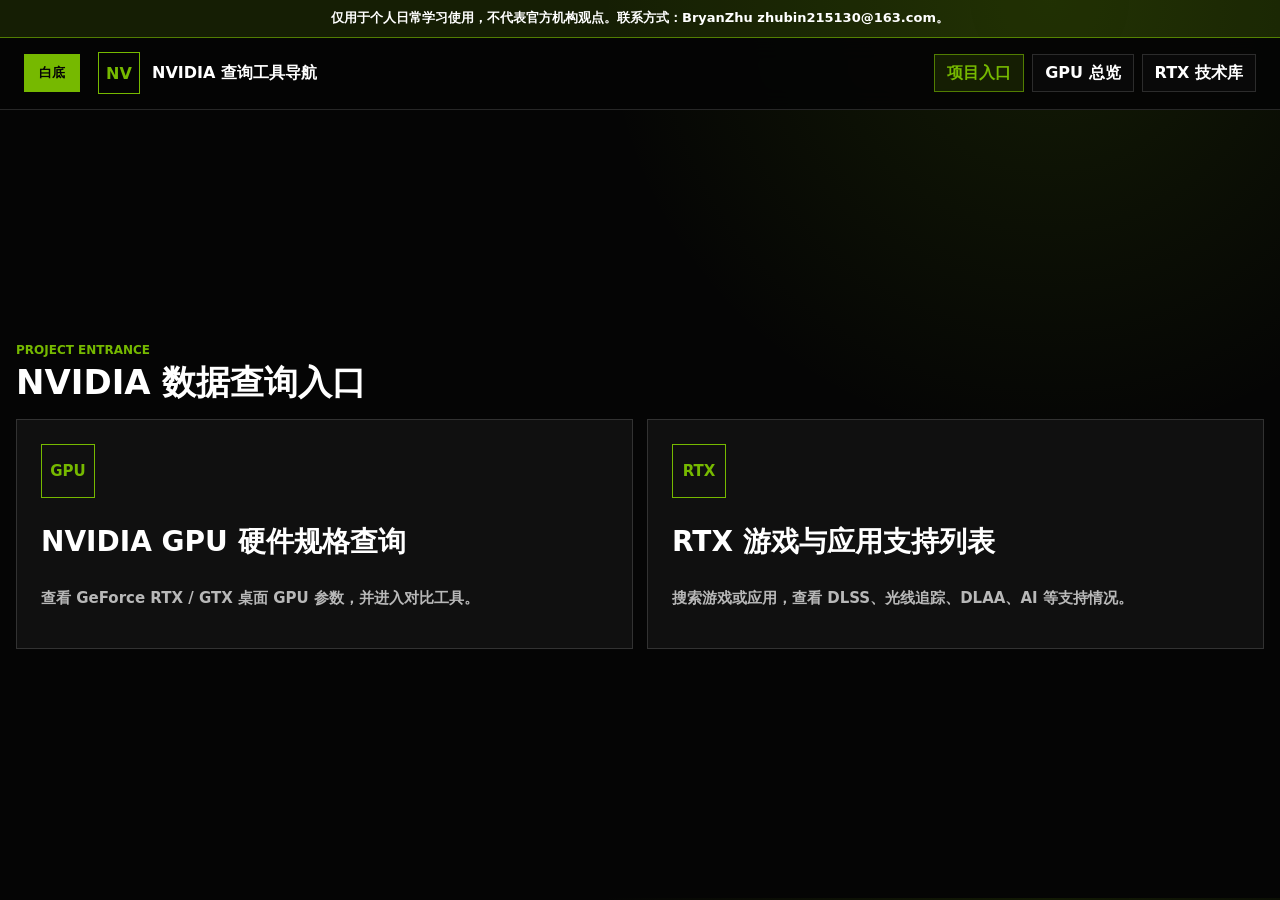
<file: index.html>
<!doctype html>
<html lang="zh-CN">
  <head>
    <meta charset="utf-8">
    <meta name="viewport" content="width=device-width, initial-scale=1">
    <title>NVIDIA 查询工具导航</title>
    <script>
      document.documentElement.dataset.theme = localStorage.getItem("gpuTheme") || "dark";
    </script>
    <link rel="stylesheet" href="styles.css">
  </head>
  <body data-page="home">
    <div class="site-notice">仅用于个人日常学习使用，不代表官方机构观点。联系方式：BryanZhu zhubin215130@163.com。</div>
    <header class="app-header">
      <button class="theme-toggle" id="themeToggle" type="button" aria-label="切换黑白底色">白底</button>
      <a class="brand" href="index.html" aria-label="返回项目入口">
        <span>NV</span>
        <strong>NVIDIA 查询工具导航</strong>
      </a>
      <nav class="top-nav" aria-label="主导航">
        <a href="index.html" aria-current="page">项目入口</a>
        <a href="gpu-list.html">GPU 总览</a>
        <a href="rtx.html">RTX 技术库</a>
      </nav>
    </header>

    <main class="page home-page">
      <section class="page-title home-title">
        <div>
          <p class="eyebrow">Project Entrance</p>
          <h1>NVIDIA 数据查询入口</h1>
        </div>
      </section>

      <section class="home-nav-grid" aria-label="功能入口">
        <a class="home-nav-card" href="gpu-list.html">
          <span>GPU</span>
          <strong>NVIDIA GPU 硬件规格查询</strong>
          <small>查看 GeForce RTX / GTX 桌面 GPU 参数，并进入对比工具。</small>
        </a>
        <a class="home-nav-card" href="rtx.html">
          <span>RTX</span>
          <strong>RTX 游戏与应用支持列表</strong>
          <small>搜索游戏或应用，查看 DLSS、光线追踪、DLAA、AI 等支持情况。</small>
        </a>
      </section>
    </main>

    <script>
      const button = document.getElementById("themeToggle");
      const applyTheme = (theme) => {
        document.documentElement.dataset.theme = theme;
        localStorage.setItem("gpuTheme", theme);
        button.textContent = theme === "dark" ? "白底" : "黑底";
        button.setAttribute("aria-pressed", theme === "light" ? "true" : "false");
      };
      applyTheme(document.documentElement.dataset.theme || "dark");
      button.addEventListener("click", () => {
        applyTheme(document.documentElement.dataset.theme === "dark" ? "light" : "dark");
      });
    </script>
  </body>
</html>
</file>
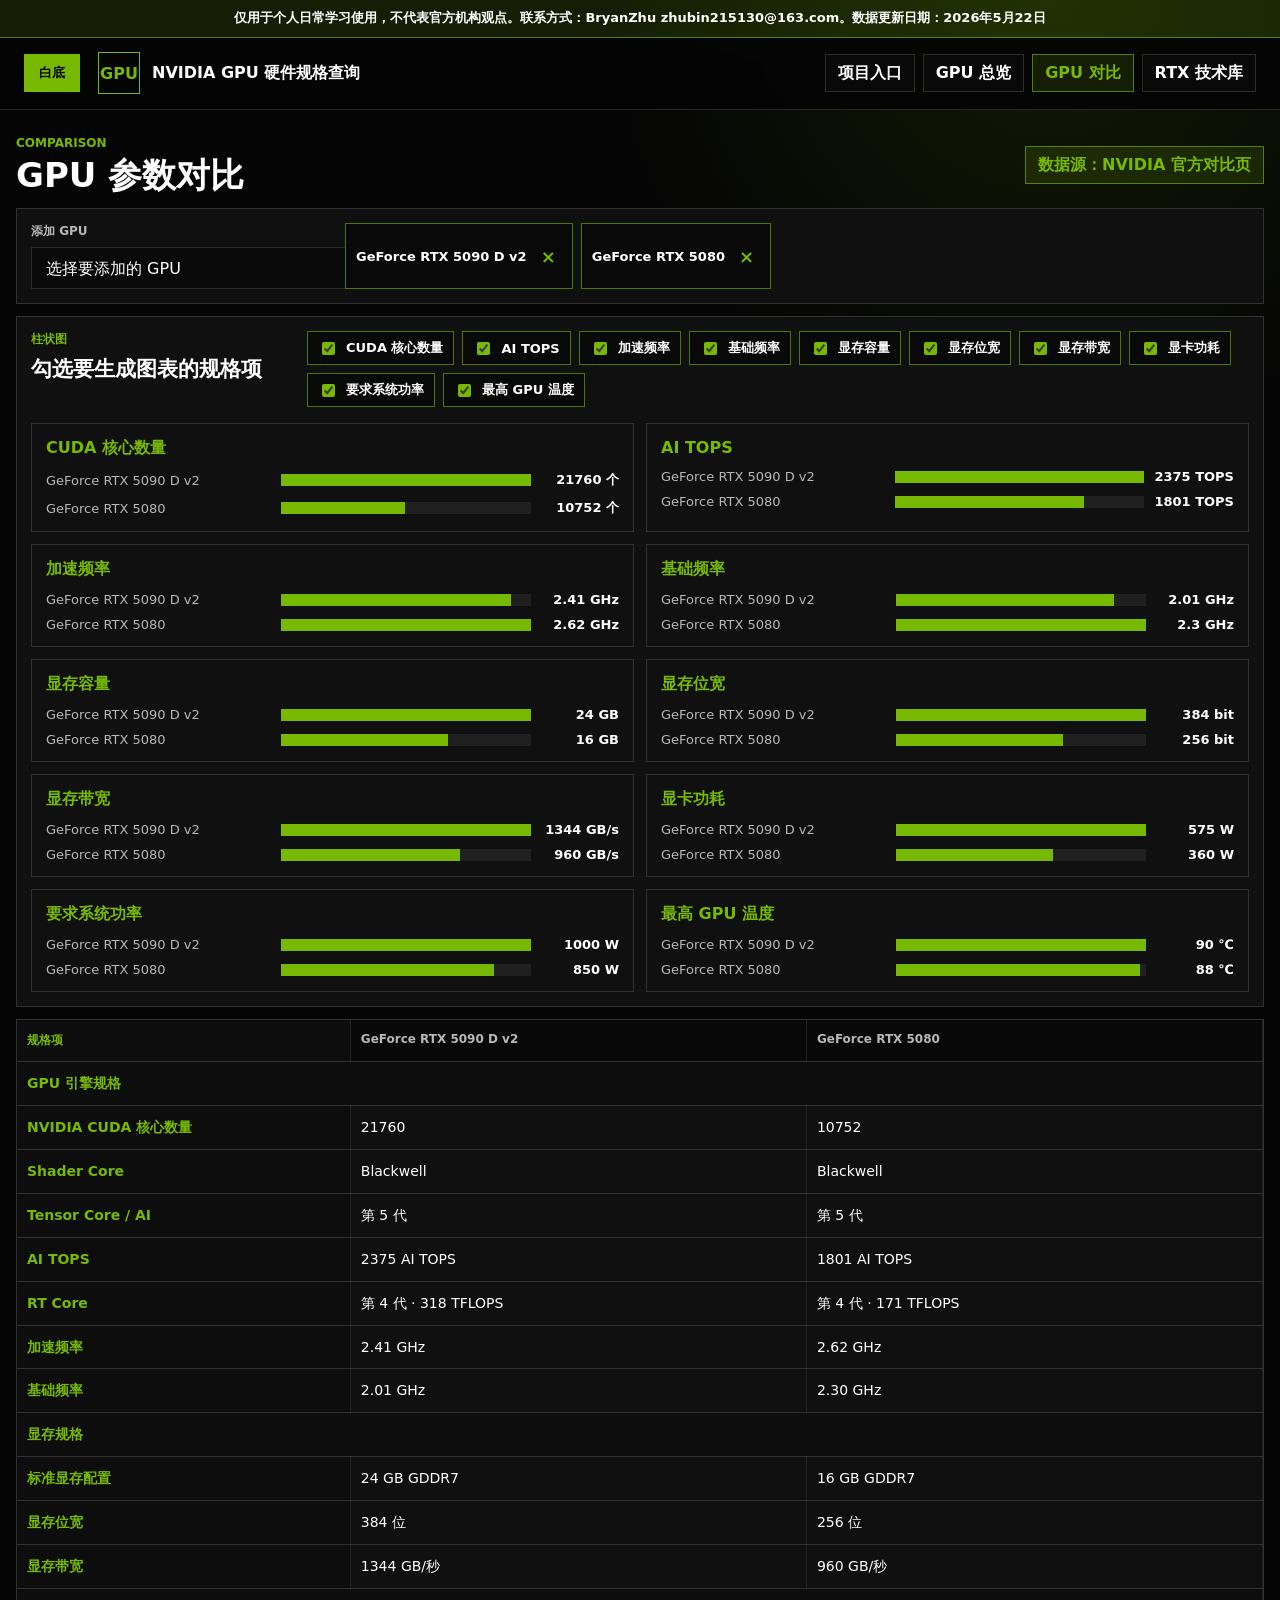
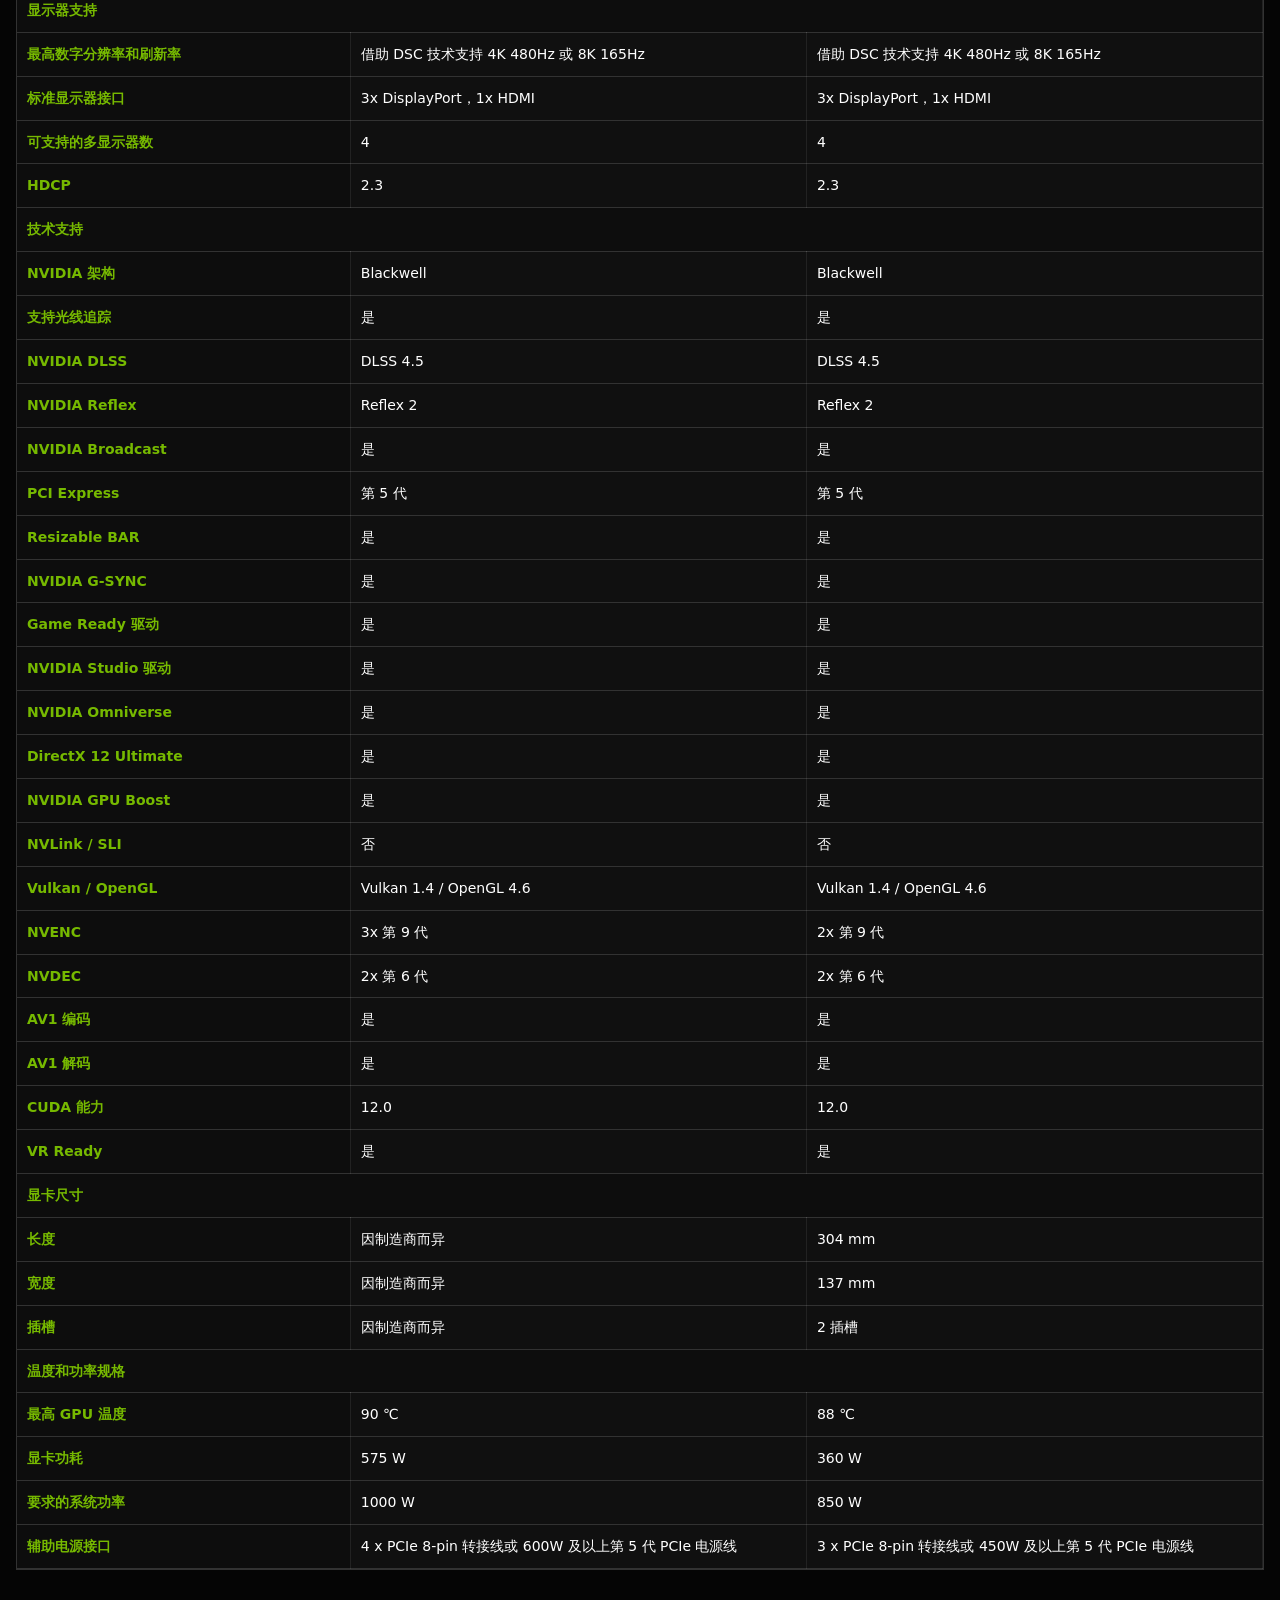
<file: compare.html>
<!doctype html>
<html lang="zh-CN">
  <head>
    <meta charset="utf-8">
    <meta name="viewport" content="width=device-width, initial-scale=1">
    <title>GPU 对比</title>
    <script>
      document.documentElement.dataset.theme = localStorage.getItem("gpuTheme") || "dark";
    </script>
    <link rel="stylesheet" href="styles.css">
  </head>
  <body data-page="compare">
    <div class="site-notice">仅用于个人日常学习使用，不代表官方机构观点。联系方式：BryanZhu zhubin215130@163.com。数据更新日期：2026年5月22日</div>
    <header class="app-header">
      <button class="theme-toggle" id="themeToggle" type="button" aria-label="切换黑白底色">白底</button>
      <a class="brand" href="gpu-list.html" aria-label="返回 GPU 列表">
        <span>GPU</span>
        <strong>NVIDIA GPU 硬件规格查询</strong>
      </a>
      <nav class="top-nav" aria-label="主导航">
        <a href="index.html">项目入口</a>
        <a href="gpu-list.html">GPU 总览</a>
        <a href="compare.html" aria-current="page">GPU 对比</a>
        <a href="rtx.html">RTX 技术库</a>
      </nav>
    </header>

    <main class="page">
      <section class="page-title compact-title">
        <div>
          <p class="eyebrow">Comparison</p>
          <h1>GPU 参数对比</h1>
        </div>
        <a class="source-link" href="https://www.nvidia.cn/geforce/graphics-cards/compare/#compare-50" target="_blank" rel="noreferrer">数据源：NVIDIA 官方对比页</a>
      </section>

      <section class="compare-builder" aria-label="选择对比 GPU">
        <div class="select-field">
          <label for="gpuPicker">添加 GPU</label>
          <select id="gpuPicker"></select>
        </div>
        <div class="selected-list" id="compareSelected"></div>
      </section>

      <section class="chart-panel" aria-label="生成图表">
        <div class="chart-control">
          <div>
            <p class="eyebrow">柱状图</p>
            <h2>勾选要生成图表的规格项</h2>
          </div>
          <div class="metric-options" id="metricOptions"></div>
        </div>
        <div class="charts" id="charts"></div>
      </section>

      <section class="table-shell compare-table-shell" aria-label="GPU 对比表">
        <table class="compare-table" id="compareTable">
          <thead id="compareTableHead"></thead>
          <tbody id="compareTableBody"></tbody>
        </table>
      </section>
    </main>

    <script src="data.js"></script>
    <script src="app.js"></script>
  </body>
</html>
</file>
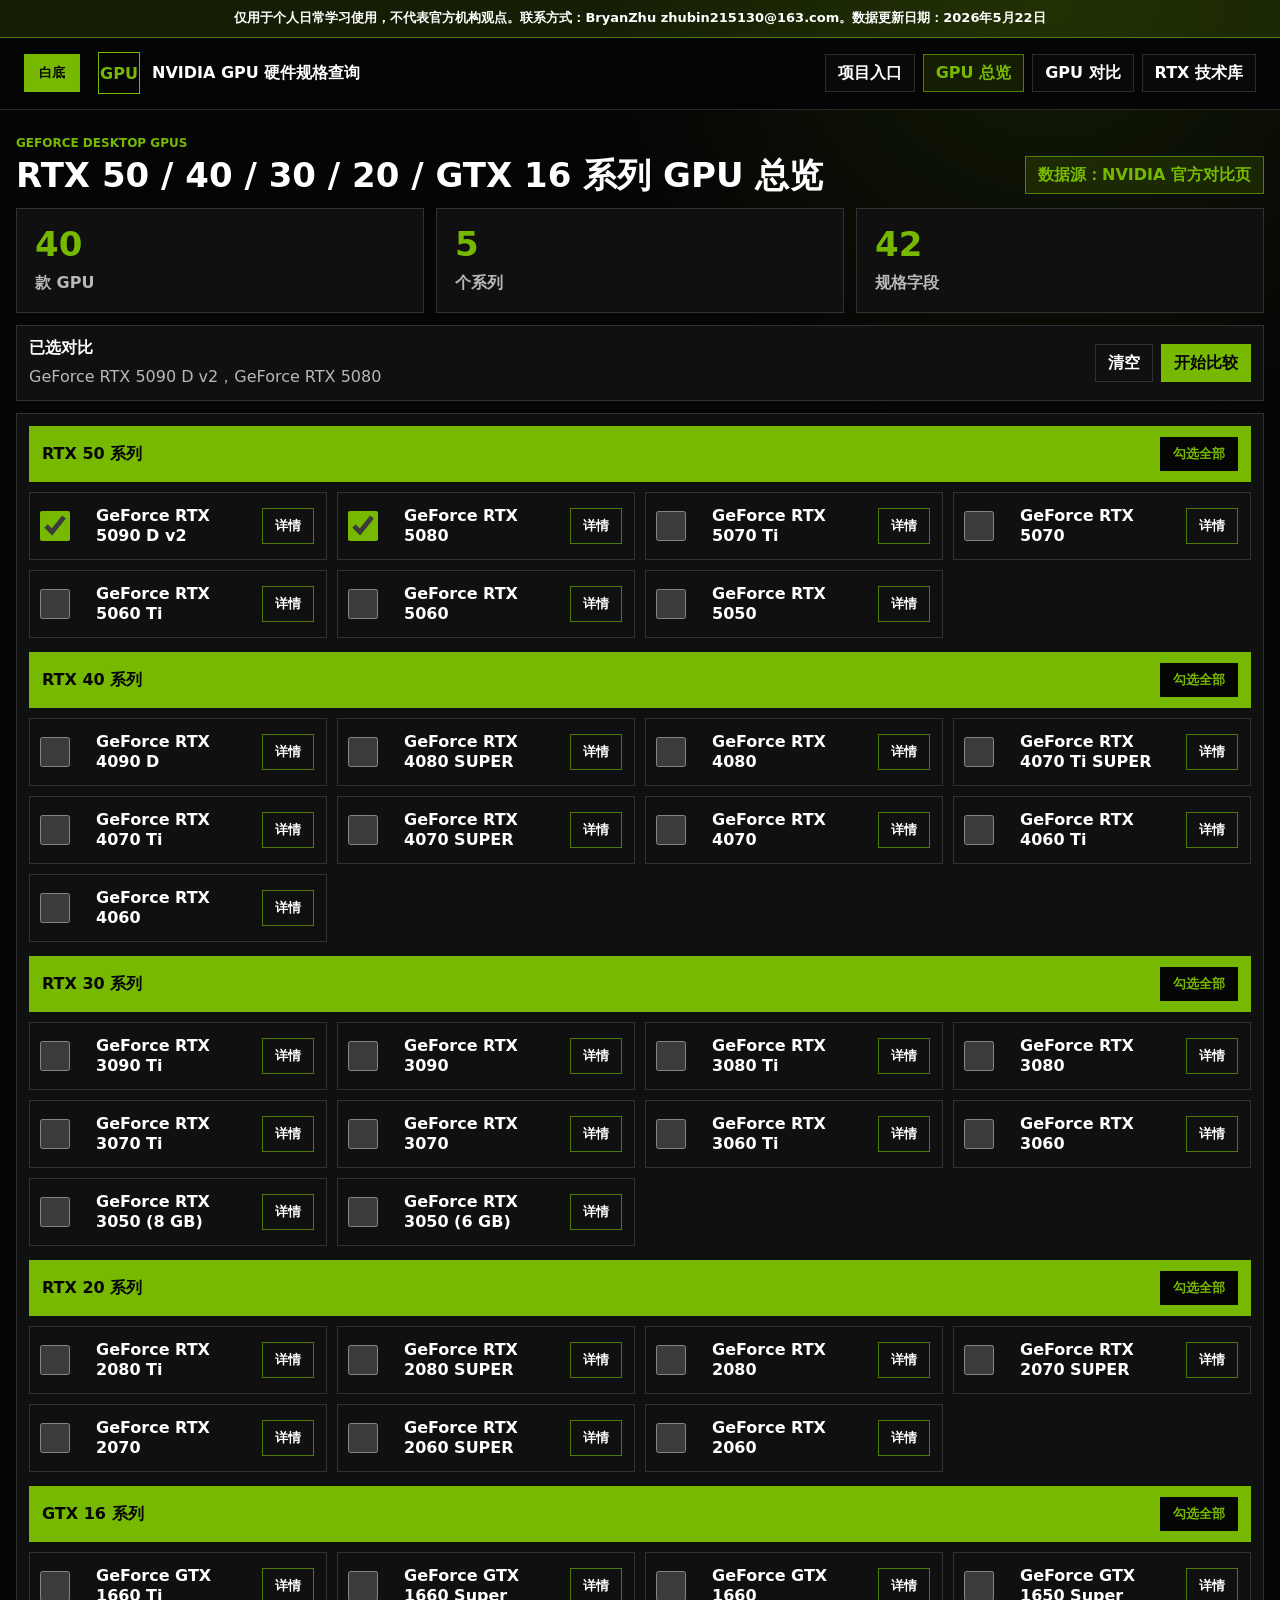
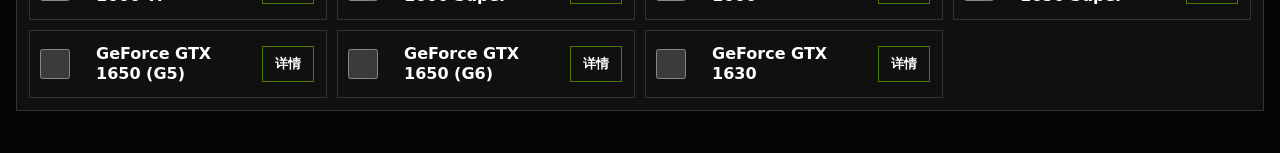
<file: gpu-list.html>
<!doctype html>
<html lang="zh-CN">
  <head>
    <meta charset="utf-8">
    <meta name="viewport" content="width=device-width, initial-scale=1">
    <title>NVIDIA GPU 硬件规格查询</title>
    <script>
      document.documentElement.dataset.theme = localStorage.getItem("gpuTheme") || "dark";
    </script>
    <link rel="stylesheet" href="styles.css">
  </head>
  <body data-page="list">
    <div class="site-notice">仅用于个人日常学习使用，不代表官方机构观点。联系方式：BryanZhu zhubin215130@163.com。数据更新日期：2026年5月22日</div>
    <header class="app-header">
      <button class="theme-toggle" id="themeToggle" type="button" aria-label="切换黑白底色">白底</button>
      <a class="brand" href="gpu-list.html" aria-label="返回 GPU 列表">
        <span>GPU</span>
        <strong>NVIDIA GPU 硬件规格查询</strong>
      </a>
      <nav class="top-nav" aria-label="主导航">
        <a href="index.html">项目入口</a>
        <a href="gpu-list.html" aria-current="page">GPU 总览</a>
        <a id="compareNav" href="compare.html">GPU 对比</a>
        <a href="rtx.html">RTX 技术库</a>
      </nav>
    </header>

    <main class="page">
      <section class="page-title">
        <div>
          <p class="eyebrow">GeForce Desktop GPUs</p>
          <h1>RTX 50 / 40 / 30 / 20 / GTX 16 系列 GPU 总览</h1>
        </div>
        <a class="source-link" href="https://www.nvidia.cn/geforce/graphics-cards/compare/#compare-50" target="_blank" rel="noreferrer">数据源：NVIDIA 官方对比页</a>
      </section>

      <section class="summary-grid" aria-label="数据概览">
        <div>
          <strong id="gpuCount">0</strong>
          <span>款 GPU</span>
        </div>
        <div>
          <strong>5</strong>
          <span>个系列</span>
        </div>
        <div>
          <strong>42</strong>
          <span>规格字段</span>
        </div>
      </section>

      <section class="compare-tray" aria-label="已选对比">
        <div>
          <strong>已选对比</strong>
          <span id="selectedText">请选择至少 2 款 GPU</span>
        </div>
        <div class="tray-actions">
          <button class="ghost-button" id="clearSelection" type="button">清空</button>
          <a class="primary-button disabled" id="compareButton" href="compare.html" aria-disabled="true">开始比较</a>
        </div>
      </section>

      <section class="gpu-list-shell" id="gpuList" aria-label="GPU 型号列表"></section>
    </main>

    <script src="data.js"></script>
    <script src="app.js"></script>
  </body>
</html>
</file>
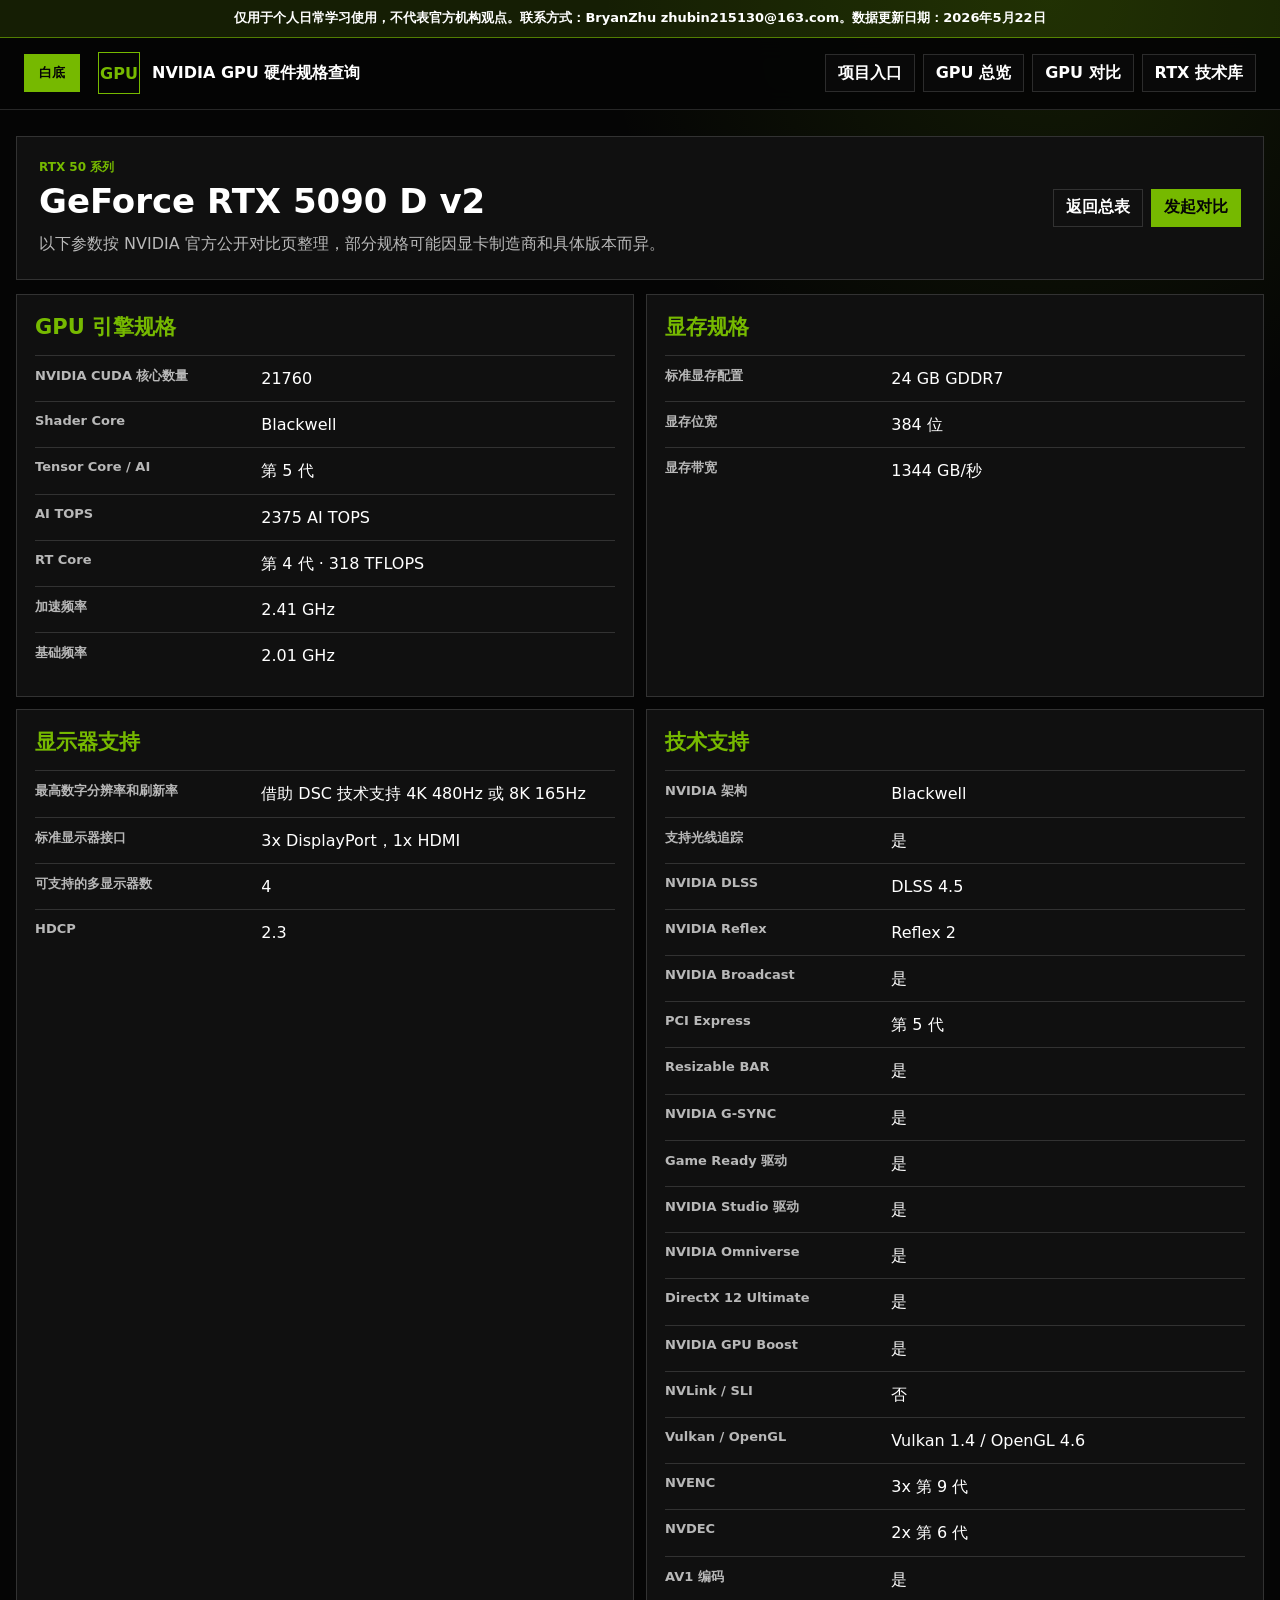
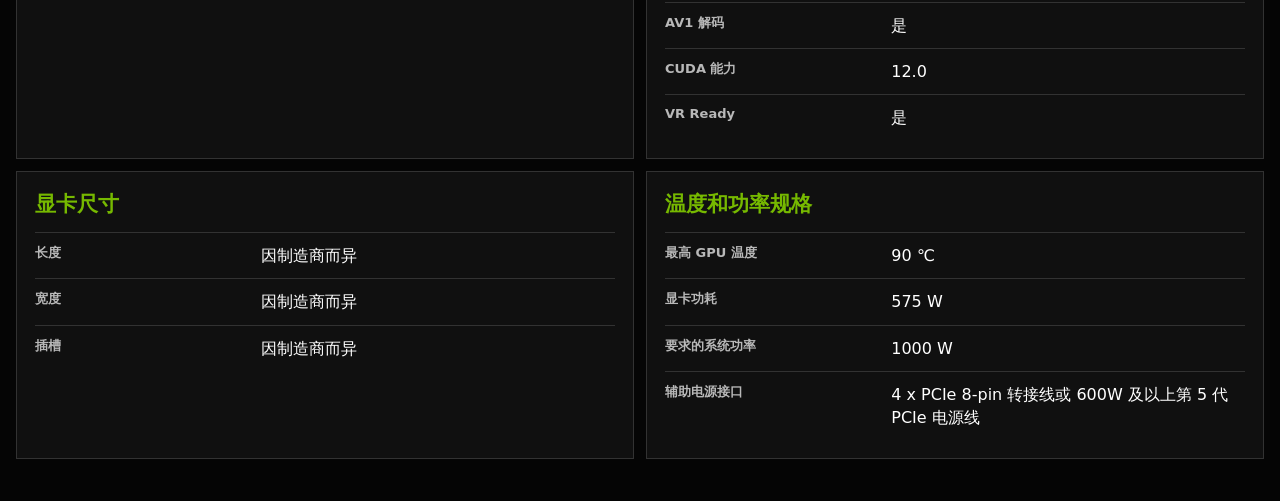
<file: gpu.html>
<!doctype html>
<html lang="zh-CN">
  <head>
    <meta charset="utf-8">
    <meta name="viewport" content="width=device-width, initial-scale=1">
    <title>GPU 详细规格</title>
    <script>
      document.documentElement.dataset.theme = localStorage.getItem("gpuTheme") || "dark";
    </script>
    <link rel="stylesheet" href="styles.css">
  </head>
  <body data-page="detail">
    <div class="site-notice">仅用于个人日常学习使用，不代表官方机构观点。联系方式：BryanZhu zhubin215130@163.com。数据更新日期：2026年5月22日</div>
    <header class="app-header">
      <button class="theme-toggle" id="themeToggle" type="button" aria-label="切换黑白底色">白底</button>
      <a class="brand" href="gpu-list.html" aria-label="返回 GPU 列表">
        <span>GPU</span>
        <strong>NVIDIA GPU 硬件规格查询</strong>
      </a>
      <nav class="top-nav" aria-label="主导航">
        <a href="index.html">项目入口</a>
        <a href="gpu-list.html">GPU 总览</a>
        <a id="compareNav" href="compare.html">GPU 对比</a>
        <a href="rtx.html">RTX 技术库</a>
      </nav>
    </header>

    <main class="page">
      <section class="detail-hero" id="detailHero"></section>
      <section class="detail-grid" id="detailGrid" aria-label="GPU 详细规格"></section>
    </main>

    <script src="data.js"></script>
    <script src="app.js"></script>
  </body>
</html>
</file>
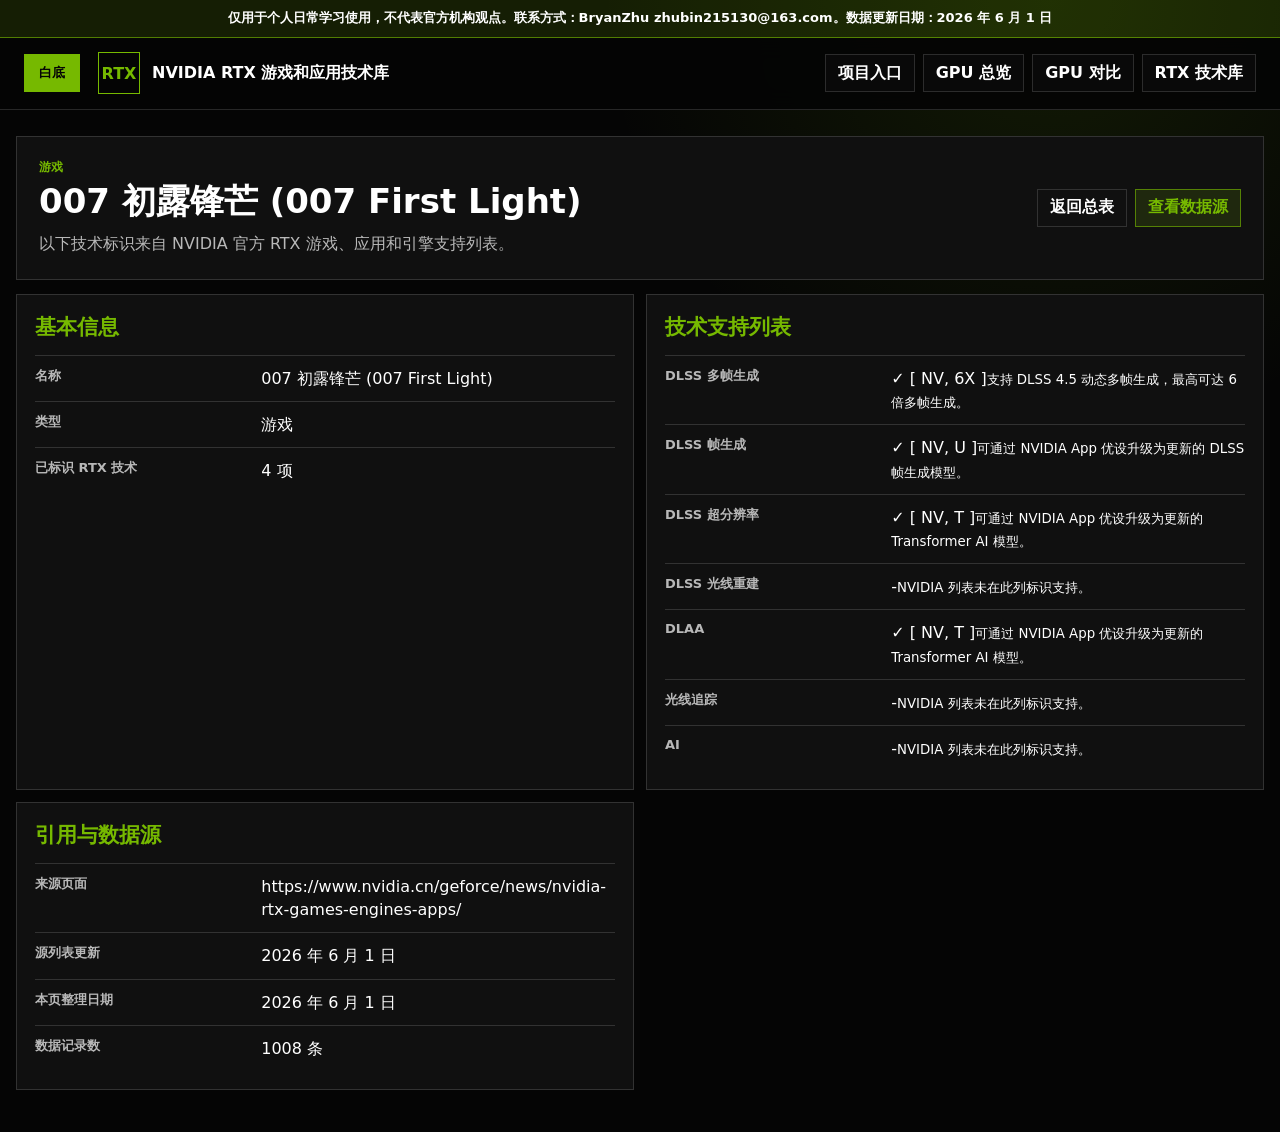
<file: rtx-detail.html>
<!doctype html>
<html lang="zh-CN">
  <head>
    <meta charset="utf-8">
    <meta name="viewport" content="width=device-width, initial-scale=1">
    <title>RTX 技术详情</title>
    <script>
      document.documentElement.dataset.theme = localStorage.getItem("gpuTheme") || "dark";
    </script>
    <link rel="stylesheet" href="styles.css">
  </head>
  <body data-page="rtx-detail">
    <div class="site-notice">仅用于个人日常学习使用，不代表官方机构观点。联系方式：BryanZhu zhubin215130@163.com。数据更新日期：2026 年 6 月 1 日</div>
    <header class="app-header">
      <button class="theme-toggle" id="themeToggle" type="button" aria-label="切换黑白底色">白底</button>
      <a class="brand" href="rtx.html" aria-label="返回 RTX 技术库">
        <span>RTX</span>
        <strong>NVIDIA RTX 游戏和应用技术库</strong>
      </a>
      <nav class="top-nav" aria-label="主导航">
        <a href="index.html">项目入口</a>
        <a href="gpu-list.html">GPU 总览</a>
        <a href="compare.html">GPU 对比</a>
        <a href="rtx.html">RTX 技术库</a>
      </nav>
    </header>

    <main class="page">
      <section class="detail-hero" id="rtxDetailHero"></section>
      <section class="detail-grid rtx-detail-grid" id="rtxDetailGrid" aria-label="RTX 技术详情"></section>
    </main>

    <script src="rtx-data.js"></script>
    <script src="rtx-app.js"></script>
  </body>
</html>
</file>
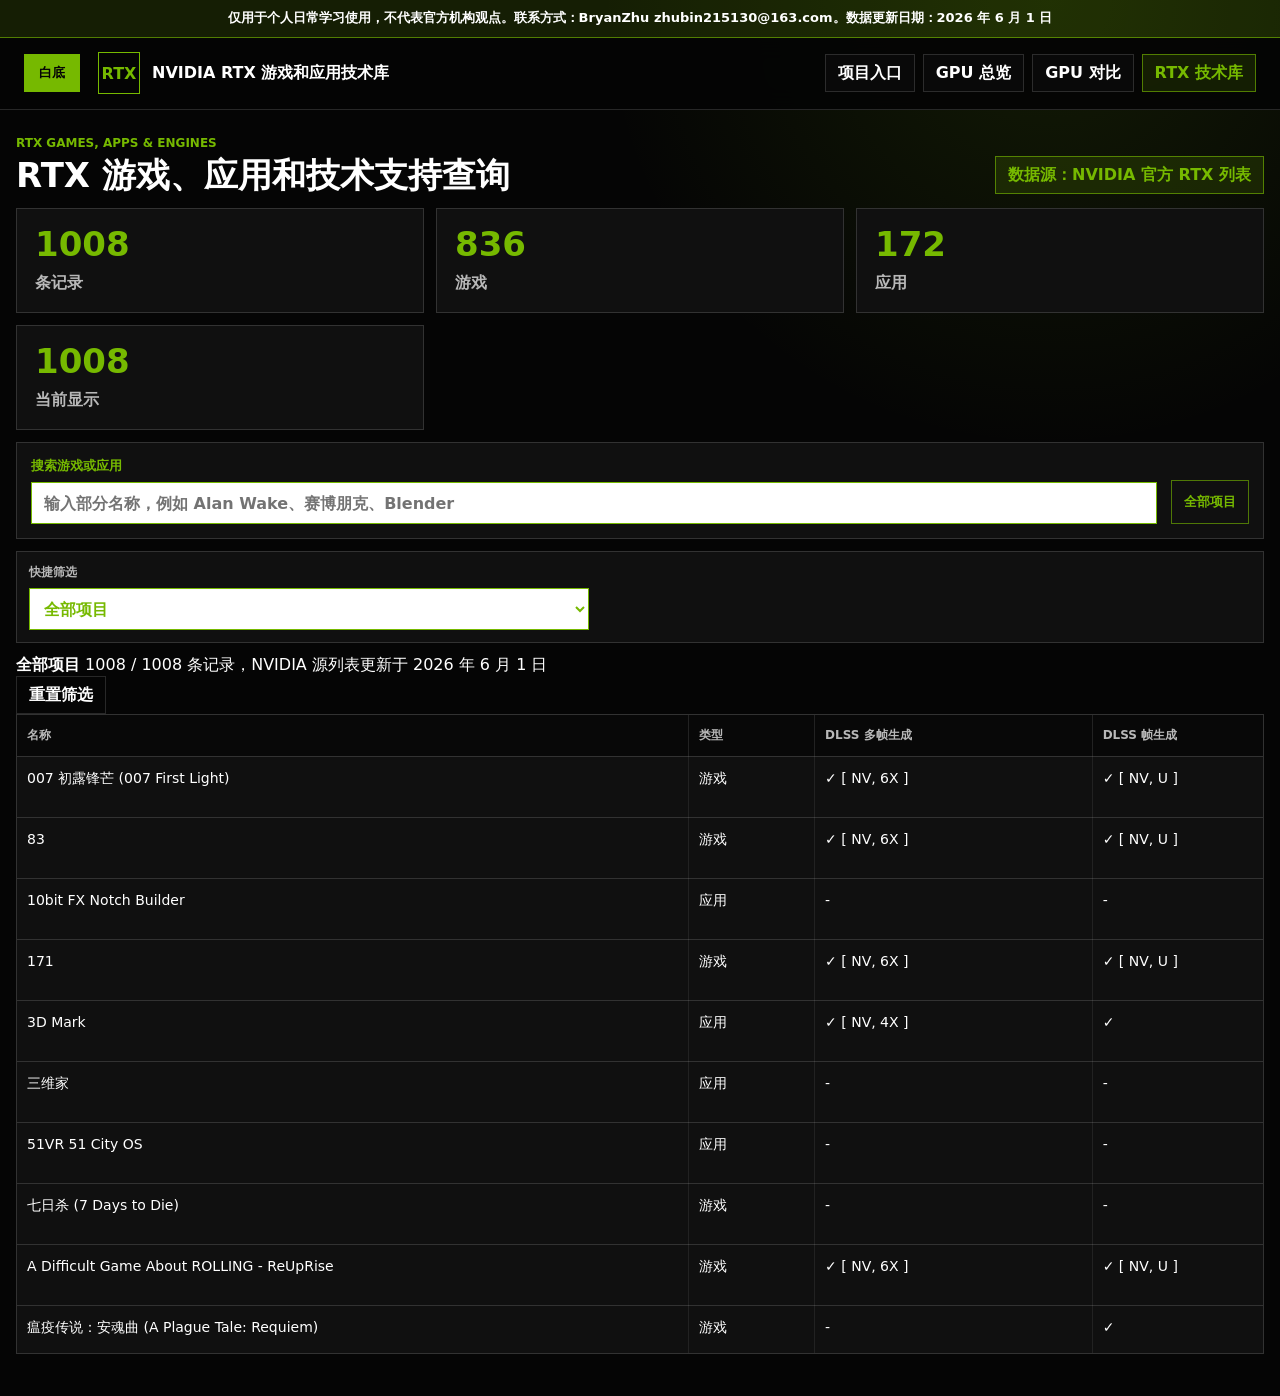
<file: rtx.html>
<!doctype html>
<html lang="zh-CN">
  <head>
    <meta charset="utf-8">
    <meta name="viewport" content="width=device-width, initial-scale=1">
    <title>NVIDIA RTX 游戏和应用技术库</title>
    <script>
      document.documentElement.dataset.theme = localStorage.getItem("gpuTheme") || "dark";
    </script>
    <link rel="stylesheet" href="styles.css">
  </head>
  <body data-page="rtx-list">
    <div class="site-notice">仅用于个人日常学习使用，不代表官方机构观点。联系方式：BryanZhu zhubin215130@163.com。数据更新日期：2026 年 6 月 1 日</div>
    <header class="app-header">
      <button class="theme-toggle" id="themeToggle" type="button" aria-label="切换黑白底色">白底</button>
      <a class="brand" href="rtx.html" aria-label="返回 RTX 技术库">
        <span>RTX</span>
        <strong>NVIDIA RTX 游戏和应用技术库</strong>
      </a>
      <nav class="top-nav" aria-label="主导航">
        <a href="index.html">项目入口</a>
        <a href="gpu-list.html">GPU 总览</a>
        <a href="compare.html">GPU 对比</a>
        <a href="rtx.html" aria-current="page">RTX 技术库</a>
      </nav>
    </header>

    <main class="page">
      <section class="page-title">
        <div>
          <p class="eyebrow">RTX Games, Apps & Engines</p>
          <h1>RTX 游戏、应用和技术支持查询</h1>
        </div>
        <a class="source-link" href="https://www.nvidia.cn/geforce/news/nvidia-rtx-games-engines-apps/" target="_blank" rel="noreferrer">数据源：NVIDIA 官方 RTX 列表</a>
      </section>

      <section class="summary-grid rtx-summary-grid" aria-label="数据概览">
        <div>
          <strong id="rtxTotalCount">0</strong>
          <span>条记录</span>
        </div>
        <div>
          <strong id="rtxGameCount">0</strong>
          <span>游戏</span>
        </div>
        <div>
          <strong id="rtxAppCount">0</strong>
          <span>应用</span>
        </div>
        <div>
          <strong id="rtxVisibleCount">0</strong>
          <span>当前显示</span>
        </div>
      </section>

      <section class="rtx-search-shell" aria-label="搜索 RTX 游戏和应用">
        <div class="search-field">
          <label for="rtxSearch">搜索游戏或应用</label>
          <input id="rtxSearch" type="search" autocomplete="off" placeholder="输入部分名称，例如 Alan Wake、赛博朋克、Blender">
          <div class="search-suggestions" id="rtxSuggestions" hidden></div>
        </div>
        <div class="active-filter" id="activeFilterLabel">显示全部项目</div>
      </section>

      <section class="quick-filter-shell" aria-label="快捷筛选">
        <div class="quick-filter-control">
          <label for="quickFilterSelect">快捷筛选</label>
          <select id="quickFilterSelect"></select>
        </div>
      </section>

      <section class="rtx-results-head" aria-label="筛选结果">
        <div>
          <strong id="rtxResultTitle">全部项目</strong>
          <span id="rtxResultMeta">按 NVIDIA 官方列表整理</span>
        </div>
        <button class="ghost-button" id="resetRtxFilters" type="button">重置筛选</button>
      </section>

      <section class="table-shell rtx-table-shell" aria-label="RTX 技术支持列表">
        <table class="rtx-table">
          <thead>
            <tr>
              <th>名称</th>
              <th>类型</th>
              <th>DLSS 多帧生成</th>
              <th>DLSS 帧生成</th>
              <th>DLSS 超分辨率</th>
              <th>DLSS 光线重建</th>
              <th>DLAA</th>
              <th>光线追踪</th>
              <th>AI</th>
              <th>详情</th>
            </tr>
          </thead>
          <tbody id="rtxTableBody"></tbody>
        </table>
      </section>
    </main>

    <script src="rtx-data.js"></script>
    <script src="rtx-app.js"></script>
  </body>
</html>
</file>
<file: styles.css>
:root {
  --bg: #050505;
  --panel: #101010;
  --panel-2: #171717;
  --panel-3: #202020;
  --header-bg: rgba(5, 5, 5, 0.92);
  --control-bg: #090909;
  --table-head: #080808;
  --sticky-cell: #0d0d0d;
  --accent-contrast: #050505;
  --text: #ffffff;
  --muted: #b8b8b8;
  --soft: #838383;
  --line: rgba(255, 255, 255, 0.14);
  --accent: rgb(118, 185, 0);
  --accent-soft: rgba(118, 185, 0, 0.14);
  --accent-border: rgba(118, 185, 0, 0.62);
  color-scheme: dark;
  font-family:
    Inter, ui-sans-serif, system-ui, -apple-system, BlinkMacSystemFont,
    "Segoe UI", "Microsoft YaHei", sans-serif;
}

:root[data-theme="light"] {
  --bg: #ffffff;
  --panel: #ffffff;
  --panel-2: #f7f7f7;
  --panel-3: #eeeeee;
  --header-bg: rgba(255, 255, 255, 0.94);
  --control-bg: #ffffff;
  --table-head: #f6f6f6;
  --sticky-cell: #ffffff;
  --accent-contrast: #000000;
  --text: #000000;
  --muted: #4c4c4c;
  --soft: #777777;
  --line: rgba(0, 0, 0, 0.16);
}

* {
  box-sizing: border-box;
}

body {
  min-width: 320px;
  margin: 0;
  background:
    radial-gradient(circle at 82% 0%, rgba(118, 185, 0, 0.12), transparent 28rem),
    var(--bg);
  color: var(--text);
}

a {
  color: inherit;
}

button,
select,
input {
  font: inherit;
}

button {
  cursor: pointer;
}

.site-notice {
  padding: 9px 16px;
  border-bottom: 1px solid var(--accent-border);
  background: var(--accent-soft);
  color: var(--text);
  font-size: 13px;
  font-weight: 800;
  line-height: 1.45;
  text-align: center;
}

.app-header {
  position: sticky;
  top: 0;
  z-index: 10;
  display: flex;
  align-items: center;
  justify-content: space-between;
  gap: 18px;
  min-height: 72px;
  padding: 0 24px;
  border-bottom: 1px solid var(--line);
  background: var(--header-bg);
  backdrop-filter: blur(12px);
}

.theme-toggle {
  width: 56px;
  min-height: 38px;
  flex: 0 0 auto;
  border: 1px solid var(--accent-border);
  background: var(--accent);
  color: var(--accent-contrast);
  font-size: 13px;
  font-weight: 900;
}

.brand {
  display: inline-flex;
  align-items: center;
  gap: 12px;
  min-width: 0;
  text-decoration: none;
}

.brand span {
  display: grid;
  width: 42px;
  height: 42px;
  flex: 0 0 auto;
  place-items: center;
  border: 1px solid var(--accent);
  color: var(--accent);
  font-weight: 900;
}

.brand strong {
  overflow: hidden;
  font-size: 16px;
  text-overflow: ellipsis;
  white-space: nowrap;
}

.top-nav {
  display: flex;
  flex-wrap: wrap;
  gap: 8px;
  margin-left: auto;
}

.top-nav a,
.source-link,
.ghost-button,
.primary-button {
  display: inline-flex;
  align-items: center;
  justify-content: center;
  min-height: 38px;
  padding: 0 12px;
  border: 1px solid var(--line);
  background: var(--control-bg);
  color: var(--text);
  font-weight: 800;
  text-decoration: none;
  white-space: nowrap;
}

.top-nav a[aria-current="page"],
.source-link,
.primary-button {
  border-color: var(--accent-border);
  background: var(--accent-soft);
  color: var(--accent);
}

.primary-button {
  background: var(--accent);
  color: var(--accent-contrast);
}

.primary-button.disabled {
  pointer-events: none;
  border-color: var(--line);
  background: var(--panel-3);
  color: var(--soft);
}

.ghost-button {
  background: transparent;
}

.page {
  width: min(1480px, calc(100% - 32px));
  margin: 0 auto;
  padding: 26px 0 42px;
}

.page-title,
.detail-hero {
  display: flex;
  align-items: flex-end;
  justify-content: space-between;
  gap: 20px;
  margin-bottom: 14px;
}

.compact-title {
  align-items: center;
}

.eyebrow {
  margin: 0 0 7px;
  color: var(--accent);
  font-size: 12px;
  font-weight: 900;
  text-transform: uppercase;
}

h1,
h2,
h3 {
  margin: 0;
  letter-spacing: 0;
}

h1 {
  font-size: 34px;
  line-height: 1.1;
}

h2 {
  font-size: 21px;
}

h3 {
  font-size: 16px;
}

.summary-grid {
  display: grid;
  grid-template-columns: repeat(3, minmax(0, 1fr));
  gap: 12px;
  margin-bottom: 12px;
}

.summary-grid div,
.compare-tray,
.table-shell,
.gpu-list-shell,
.detail-hero,
.spec-section,
.compare-builder,
.chart-panel {
  border: 1px solid var(--line);
  background: var(--panel);
}

.summary-grid div {
  min-height: 96px;
  padding: 18px;
}

.summary-grid strong {
  display: block;
  color: var(--accent);
  font-size: 34px;
  line-height: 1;
}

.summary-grid span {
  display: block;
  margin-top: 12px;
  color: var(--muted);
  font-weight: 800;
}

.gpu-list-shell {
  display: grid;
  grid-template-columns: repeat(4, minmax(0, 1fr));
  gap: 10px;
  padding: 12px;
}

.gpu-series-divider {
  grid-column: 1 / -1;
  display: flex;
  align-items: center;
  justify-content: space-between;
  gap: 12px;
  margin-top: 4px;
  padding: 10px 12px;
  border: 1px solid var(--accent-border);
  background: var(--accent);
  color: var(--accent-contrast);
  font-weight: 900;
}

.gpu-series-divider:first-child {
  margin-top: 0;
}

.series-select-all {
  min-height: 34px;
  padding: 0 12px;
  border: 1px solid var(--accent-contrast);
  background: var(--accent-contrast);
  color: var(--accent);
  font-size: 13px;
  font-weight: 900;
  white-space: nowrap;
}

.series-select-all:hover {
  outline: 2px solid var(--accent-contrast);
  outline-offset: 2px;
}

.gpu-choice {
  display: grid;
  grid-template-columns: 44px minmax(0, 1fr) auto;
  align-items: center;
  gap: 12px;
  min-height: 68px;
  padding: 10px 12px 10px 10px;
  border: 1px solid var(--line);
  background: var(--panel);
  cursor: pointer;
}

.gpu-choice:hover {
  border-color: var(--accent);
  box-shadow: inset 0 0 0 1px rgba(118, 185, 0, 0.28);
}

.gpu-choice input {
  width: 30px;
  height: 30px;
  margin: 0;
  accent-color: var(--accent);
}

.gpu-choice-name {
  overflow-wrap: anywhere;
  color: var(--text);
  font-weight: 900;
  line-height: 1.25;
}

.gpu-detail-link {
  display: inline-flex;
  align-items: center;
  justify-content: center;
  min-width: 52px;
  min-height: 36px;
  border: 1px solid var(--accent-border);
  color: var(--text);
  font-size: 13px;
  font-weight: 900;
  text-decoration: none;
}

.gpu-detail-link:hover {
  background: var(--accent-soft);
  color: var(--accent);
}

.compare-tray {
  display: flex;
  align-items: center;
  justify-content: space-between;
  gap: 14px;
  margin-bottom: 12px;
  padding: 12px;
}

.compare-tray strong {
  display: block;
  margin-bottom: 6px;
}

.compare-tray span {
  color: var(--muted);
  line-height: 1.45;
}

.tray-actions,
.hero-actions {
  display: flex;
  gap: 8px;
}

.table-shell {
  overflow: auto;
  max-height: calc(100vh - 260px);
}

table {
  width: 100%;
  min-width: 2600px;
  border-collapse: collapse;
}

th,
td {
  max-width: 260px;
  padding: 12px 10px;
  border-bottom: 1px solid var(--line);
  border-right: 1px solid rgba(255, 255, 255, 0.08);
  text-align: left;
  vertical-align: top;
}

th {
  position: sticky;
  top: 0;
  z-index: 2;
  background: var(--table-head);
  color: var(--muted);
  font-size: 12px;
  font-weight: 900;
}

td {
  color: var(--text);
  font-size: 14px;
  line-height: 1.35;
}

td a {
  color: var(--accent);
  font-weight: 900;
  text-decoration: none;
}

.series-row td {
  position: sticky;
  left: 0;
  z-index: 4;
  background: var(--accent);
  color: var(--accent-contrast);
  font-weight: 900;
}

.check-cell input,
.metric-check input {
  accent-color: var(--accent);
}

.detail-hero {
  align-items: center;
  padding: 22px;
}

.detail-hero p:not(.eyebrow) {
  max-width: 760px;
  margin: 12px 0 0;
  color: var(--muted);
  line-height: 1.55;
}

.detail-grid {
  display: grid;
  grid-template-columns: repeat(2, minmax(0, 1fr));
  gap: 12px;
}

.spec-section {
  padding: 18px;
}

.spec-section h2 {
  margin-bottom: 14px;
  color: var(--accent);
}

dl {
  display: grid;
  gap: 0;
  margin: 0;
}

dl div {
  display: grid;
  grid-template-columns: minmax(130px, 0.6fr) minmax(0, 1fr);
  gap: 14px;
  padding: 11px 0;
  border-top: 1px solid var(--line);
}

dt {
  color: var(--muted);
  font-size: 13px;
  font-weight: 800;
}

dd {
  margin: 0;
  color: var(--text);
  line-height: 1.45;
}

.compare-builder {
  display: grid;
  grid-template-columns: 300px minmax(0, 1fr);
  gap: 14px;
  margin-bottom: 12px;
  padding: 14px;
}

.select-field {
  display: grid;
  gap: 7px;
}

.select-field label {
  color: var(--muted);
  font-size: 12px;
  font-weight: 900;
}

select {
  min-height: 42px;
  border: 1px solid var(--line);
  background: var(--control-bg);
  color: var(--text);
  padding: 0 10px;
}

select:focus {
  border-color: var(--accent);
  outline: 0;
}

.selected-list {
  display: flex;
  flex-wrap: wrap;
  gap: 8px;
}

.selected-chip,
.metric-check {
  display: inline-flex;
  align-items: center;
  gap: 8px;
  min-height: 34px;
  padding: 0 10px;
  border: 1px solid var(--accent-border);
  background: var(--control-bg);
  color: var(--text);
  font-size: 13px;
  font-weight: 800;
}

.selected-chip button {
  border: 0;
  background: transparent;
  color: var(--accent);
  font-size: 18px;
}

.chart-panel {
  margin-bottom: 12px;
  padding: 14px;
}

.chart-control {
  display: grid;
  grid-template-columns: 260px minmax(0, 1fr);
  gap: 16px;
  margin-bottom: 16px;
}

.metric-options {
  display: flex;
  flex-wrap: wrap;
  gap: 8px;
}

.charts {
  display: grid;
  grid-template-columns: repeat(2, minmax(0, 1fr));
  gap: 12px;
}

.bar-chart {
  padding: 14px;
  border: 1px solid var(--line);
  background: var(--panel);
}

.bar-chart h3 {
  margin-bottom: 12px;
  color: var(--accent);
}

.bar-row {
  display: grid;
  grid-template-columns: minmax(150px, 0.9fr) minmax(120px, 1fr) auto;
  align-items: center;
  gap: 10px;
  margin-top: 10px;
}

.bar-row span {
  overflow: hidden;
  color: var(--muted);
  font-size: 13px;
  text-overflow: ellipsis;
  white-space: nowrap;
}

.bar-track {
  height: 12px;
  background: var(--panel-3);
}

.bar-track i {
  display: block;
  height: 100%;
  background: var(--accent);
}

.bar-row strong {
  min-width: 78px;
  color: var(--text);
  font-size: 13px;
  text-align: right;
}

.compare-table-shell {
  max-height: none;
}

.compare-table {
  min-width: 900px;
}

.compare-table th:first-child,
.compare-table td:first-child {
  position: sticky;
  left: 0;
  z-index: 3;
  min-width: 190px;
  background: var(--sticky-cell);
  color: var(--accent);
  font-weight: 900;
}

.empty-state {
  padding: 28px;
  border: 1px solid var(--line);
  background: var(--panel);
  color: var(--muted);
  text-align: center;
}

.home-page {
  min-height: calc(100vh - 112px);
  display: grid;
  align-content: center;
}

.home-title {
  margin-bottom: 18px;
}

.home-nav-grid {
  display: grid;
  grid-template-columns: repeat(2, minmax(0, 1fr));
  gap: 14px;
}

.home-nav-card {
  display: grid;
  gap: 14px;
  min-height: 230px;
  padding: 24px;
  border: 1px solid var(--line);
  background: var(--panel);
  color: var(--text);
  text-decoration: none;
}

.home-nav-card:hover,
.home-nav-card:focus {
  border-color: var(--accent-border);
  background: var(--accent-soft);
  outline: 0;
}

.home-nav-card span {
  display: grid;
  width: 54px;
  height: 54px;
  place-items: center;
  border: 1px solid var(--accent);
  color: var(--accent);
  font-size: 15px;
  font-weight: 900;
}

.home-nav-card strong {
  overflow-wrap: anywhere;
  color: var(--text);
  font-size: 28px;
  line-height: 1.15;
}

.home-nav-card small {
  max-width: 620px;
  color: var(--muted);
  font-size: 15px;
  font-weight: 800;
  line-height: 1.55;
}

.rtx-search-shell {
  display: grid;
  grid-template-columns: minmax(0, 1fr) auto;
  align-items: end;
  gap: 14px;
  margin-bottom: 12px;
  padding: 14px;
  border: 1px solid var(--line);
  background: var(--panel);
}

.search-field {
  position: relative;
  display: grid;
  gap: 7px;
}

.search-field label {
  color: rgb(118, 185, 0);
  font-size: 13px;
  font-weight: 900;
}

.search-field input {
  width: 100%;
  min-height: 42px;
  border: 1px solid rgb(118, 185, 0);
  background: #ffffff;
  color: #000000;
  padding: 0 12px;
  font-weight: 800;
}

.search-field input::placeholder {
  color: rgba(0, 0, 0, 0.55);
}

.search-field input:focus {
  border-color: rgb(118, 185, 0);
  box-shadow: 0 0 0 2px rgba(118, 185, 0, 0.22);
  outline: 0;
}

.search-suggestions {
  position: absolute;
  top: calc(100% + 6px);
  right: 0;
  left: 0;
  z-index: 20;
  overflow: auto;
  max-height: 320px;
  border: 1px solid rgb(118, 185, 0);
  background: #ffffff;
  box-shadow: 0 18px 42px rgba(0, 0, 0, 0.35);
}

.search-suggestions button {
  display: flex;
  align-items: center;
  justify-content: space-between;
  gap: 12px;
  width: 100%;
  min-height: 42px;
  padding: 9px 12px;
  border: 0;
  border-bottom: 1px solid rgba(118, 185, 0, 0.28);
  background: #ffffff;
  color: #000000;
  text-align: left;
}

.search-suggestions button:last-child {
  border-bottom: 0;
}

.search-suggestions button:hover,
.search-suggestions button:focus {
  background: rgba(118, 185, 0, 0.12);
  outline: 0;
}

.search-suggestions span {
  flex: 1 1 auto;
  min-width: 0;
  overflow-wrap: anywhere;
  font-weight: 900;
  line-height: 1.25;
}

.search-suggestions small {
  flex: 0 0 auto;
  color: rgb(118, 185, 0);
  font-size: 12px;
  font-weight: 900;
}

.active-filter {
  min-height: 42px;
  padding: 12px;
  border: 1px solid var(--accent-border);
  color: var(--accent);
  font-size: 13px;
  font-weight: 900;
}

.quick-filter-shell {
  margin-bottom: 12px;
  padding: 12px;
  border: 1px solid var(--line);
  background: var(--panel);
}

.quick-filter-control {
  display: grid;
  gap: 7px;
}

.quick-filter-control label {
  color: var(--muted);
  font-size: 12px;
  font-weight: 900;
}

.quick-filter-control select {
  width: min(560px, 100%);
  min-height: 42px;
  border: 1px solid rgb(118, 185, 0);
  background: #ffffff;
  color: rgb(118, 185, 0);
  font-weight: 900;
}

.quick-filter-control select:focus {
  border-color: rgb(118, 185, 0);
  box-shadow: 0 0 0 2px rgba(118, 185, 0, 0.22);
  outline: 0;
}

@media (max-width: 900px) {
  .app-header,
  .page-title,
  .detail-hero,
  .compare-tray {
    align-items: flex-start;
    flex-direction: column;
  }

  .summary-grid,
  .gpu-list-shell,
  .detail-grid,
  .compare-builder,
  .chart-control,
  .charts {
    grid-template-columns: repeat(2, minmax(0, 1fr));
  }

  .summary-grid,
  .detail-grid,
  .home-nav-grid,
  .compare-builder,
  .chart-control,
  .charts {
    grid-template-columns: 1fr;
  }

  .rtx-search-shell {
    grid-template-columns: 1fr;
  }

  .table-shell {
    max-height: none;
  }
}

@media (max-width: 560px) {
  .app-header {
    padding: 12px;
  }

  .brand strong {
    max-width: 160px;
  }

  .page {
    width: min(100% - 20px, 520px);
    padding-top: 18px;
  }

  h1 {
    font-size: 26px;
  }

  .top-nav,
  .tray-actions,
  .hero-actions {
    width: 100%;
  }

  .home-page {
    align-content: start;
  }

  .home-nav-card {
    min-height: 190px;
  }

  .home-nav-card strong {
    font-size: 23px;
  }

  .gpu-list-shell {
    grid-template-columns: 1fr;
  }

  .top-nav a,
  .tray-actions a,
  .tray-actions button,
  .hero-actions a {
    flex: 1;
  }

  dl div {
    grid-template-columns: 1fr;
    gap: 5px;
  }

  .bar-row {
    grid-template-columns: 1fr;
  }

  .bar-row strong {
    text-align: left;
  }
}
</file>
